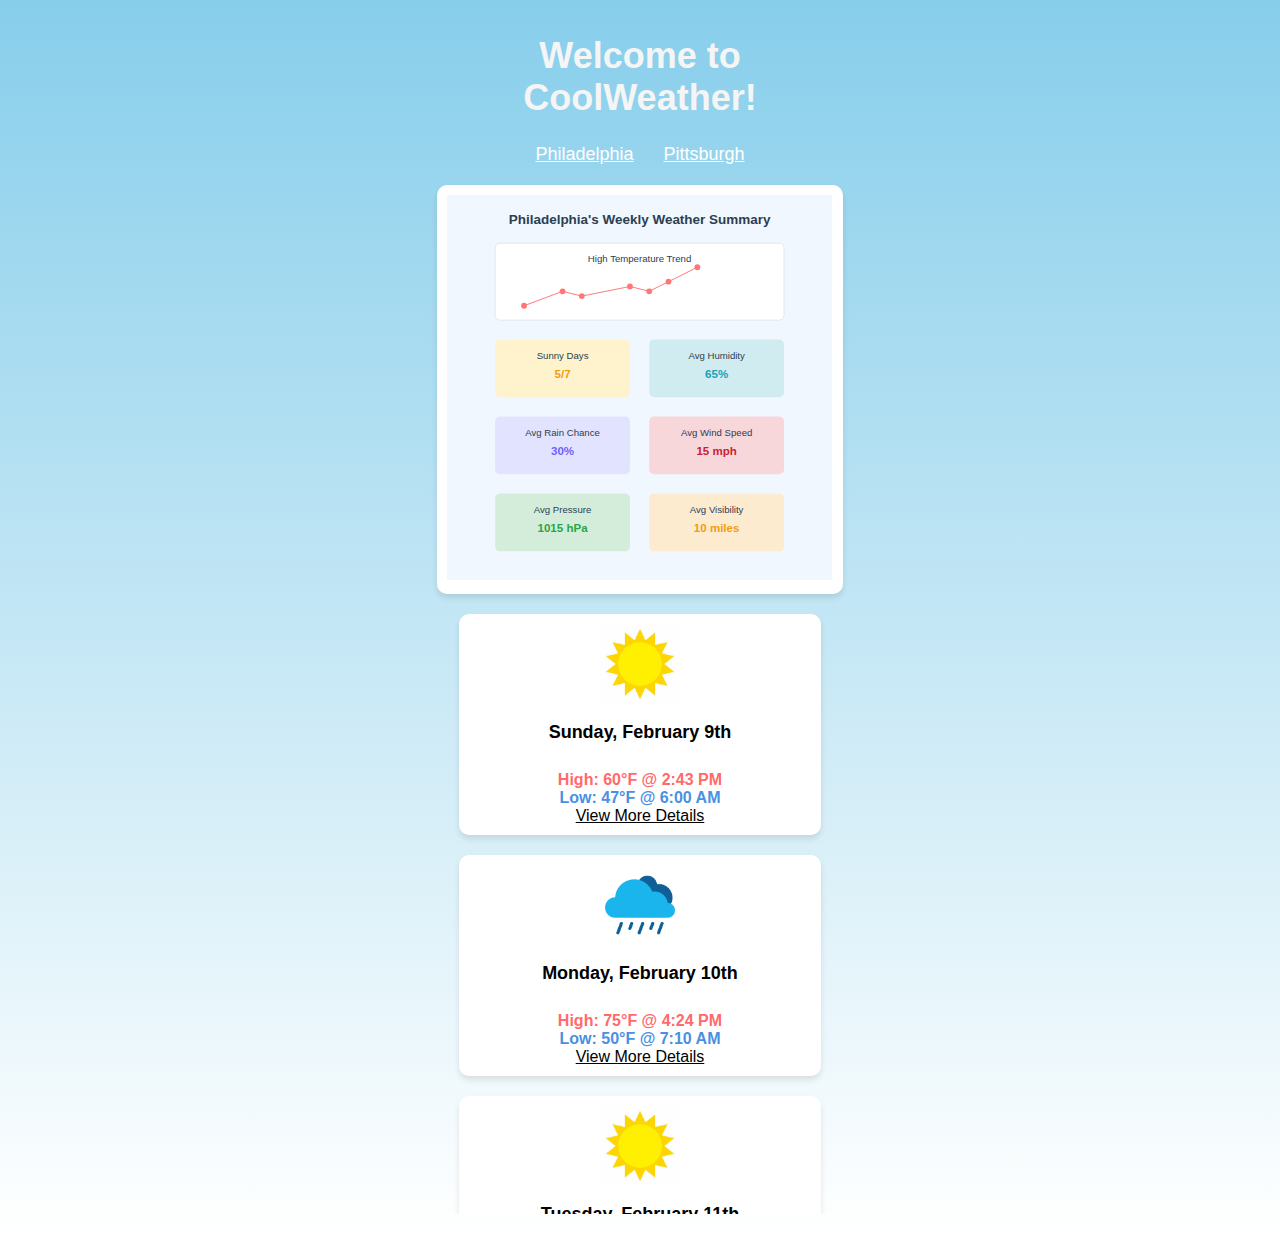
<file: index.html>
<!DOCTYPE html>
<html lang="en">

<head>
    <meta charset="UTF-8">
    <meta name="viewport" content="width=device-width, initial-scale=1.0">
    <title>Welcome to CoolWeather!</title>
    <link rel="stylesheet" href="index.css">
</head>

<body>
    <div class="app-container">
        <div class="header">Welcome to CoolWeather!</div>
        <nav>
            <ul>
                <li><a href="/index.html">Philadelphia</a></li>
                <li><a href="/pittsburgh.html">Pittsburgh</a></li>
            </ul>
        </nav>

        <div class="current-weather-stats">
            <svg viewBox="0 0 400 400" xmlns="http://www.w3.org/2000/svg">
                <rect width="400" height="400" fill="#F0F7FF" />
                <text x="200" y="30" text-anchor="middle" font-family="Arial" font-size="14" fill="#2C3E50" font-weight="bold">Philadelphia's Weekly Weather Summary</text>
        
                <g transform="translate(50, 50)">
                    <rect width="300" height="80" rx="5" fill="white" stroke="#E0E6ED" />
                    <polyline points="30,65 70,50 90,55 140,45 160,50 180,40 210,25" fill="none" stroke="#FF7675" stroke-width="1" />
                    <circle cx="30" cy="65" r="3" fill="#FF7675" />
                    <circle cx="70" cy="50" r="3" fill="#FF7675" />
                    <circle cx="90" cy="55" r="3" fill="#FF7675" />
                    <circle cx="140" cy="45" r="3" fill="#FF7675" />
                    <circle cx="160" cy="50" r="3" fill="#FF7675" />
                    <circle cx="180" cy="40" r="3" fill="#FF7675" />
                    <circle cx="210" cy="25" r="3" fill="#FF7675" />
                    <text x="150" y="20" text-anchor="middle" font-family="Arial" font-size="10" fill="#2C3E50">High Temperature Trend</text>
                </g>
        
                <g transform="translate(50, 150)">
                    <g transform="translate(0, 0)">
                        <rect width="140" height="60" rx="5" fill="#FFF3CD" />
                        <text x="70" y="20" text-anchor="middle" font-family="Arial" font-size="10" fill="#2C3E50">Sunny Days</text>
                        <text x="70" y="40" text-anchor="middle" font-family="Arial" font-size="12" fill="#F39C12" font-weight="bold">5/7</text>
                    </g>
                    <g transform="translate(160, 0)">
                        <rect width="140" height="60" rx="5" fill="#D1ECF1" />
                        <text x="70" y="20" text-anchor="middle" font-family="Arial" font-size="10" fill="#2C3E50">Avg Humidity</text>
                        <text x="70" y="40" text-anchor="middle" font-family="Arial" font-size="12" fill="#17A2B8" font-weight="bold">65%</text>
                    </g>
                    <g transform="translate(0, 80)">
                        <rect width="140" height="60" rx="5" fill="#E2E3FF" />
                        <text x="70" y="20" text-anchor="middle" font-family="Arial" font-size="10" fill="#2C3E50">Avg Rain Chance</text>
                        <text x="70" y="40" text-anchor="middle" font-family="Arial" font-size="12" fill="#6C63FF" font-weight="bold">30%</text>
                    </g>
                    <g transform="translate(160, 80)">
                        <rect width="140" height="60" rx="5" fill="#F8D7DA" />
                        <text x="70" y="20" text-anchor="middle" font-family="Arial" font-size="10" fill="#2C3E50">Avg Wind Speed</text>
                        <text x="70" y="40" text-anchor="middle" font-family="Arial" font-size="12" fill="#C82333" font-weight="bold">15 mph</text>
                    </g>
                    <g transform="translate(0, 160)">
                        <rect width="140" height="60" rx="5" fill="#D4EDDA" />
                        <text x="70" y="20" text-anchor="middle" font-family="Arial" font-size="10" fill="#2C3E50">Avg Pressure</text>
                        <text x="70" y="40" text-anchor="middle" font-family="Arial" font-size="12" fill="#28A745" font-weight="bold">1015 hPa</text>
                    </g>
                    <g transform="translate(160, 160)">
                        <rect width="140" height="60" rx="5" fill="#FDEBD0" />
                        <text x="70" y="20" text-anchor="middle" font-family="Arial" font-size="10" fill="#2C3E50">Avg Visibility</text>
                        <text x="70" y="40" text-anchor="middle" font-family="Arial" font-size="12" fill="#F39C12" font-weight="bold">10 miles</text>
                    </g>
                </g>
            </svg>
        </div>

        <div class="forecast">
            <div class="forecast-card">
                <img src="sun.png" alt="Sunny icon">
                <p>Sunday, February 9th</p>
                <div class="temp-container">
                    <div class="temp-high">High: 60°F @ 2:43 PM</div>
                    <div class="temp-low">Low: 47°F @ 6:00 AM</div>
                    <div class="more">View More Details</div>
                </div>
            </div>
            
            <div class="forecast-card">
                <img src="rain.png" alt="Rainy icon">
                <p>Monday, February 10th</p>
                <div class="temp-container">
                    <div class="temp-high">High: 75°F @ 4:24 PM</div>
                    <div class="temp-low">Low: 50°F @ 7:10 AM</div>
                    <div class="more">View More Details</div>
                </div>
            </div>

            <div class="forecast-card">
                <img src="sun.png" alt="Sunny icon">
                <p>Tuesday, February 11th</p>
                <div class="temp-container">
                    <div class="temp-high">High: 71°F @ 4:21 PM</div>
                    <div class="temp-low">Low: 55°F @ 3:00 AM</div>
                    <div class="more">View More Details</div>
                </div>
            </div>

            <div class="forecast-card">
                <img src="sun.png" alt="Sunny icon">
                <p>Wednesday, February 12th</p>
                <div class="temp-container">
                    <div class="temp-high">High: 78°F @ 11:00 AM</div>
                    <div class="temp-low">Low: 61°F @ 1:00 AM</div>
                    <div class="more">View More Details</div>
                </div>
            </div>

            <div class="forecast-card">
                <img src="sun.png" alt="Sunny icon">
                <p>Thursday, February 13th</p>
                <div class="temp-container">
                    <div class="temp-high">High: 75°F @ 3:33 PM</div>
                    <div class="temp-low">Low: 55°F @ 8:00 AM</div>
                    <div class="more">View More Details</div>
                </div>
            </div>

            <div class="forecast-card">
                <img src="cloudy.png" alt="Sunny icon">
                <p>Friday, February 14th</p>
                <div class="temp-container">
                    <div class="temp-high">High: 80°F @ 6:40 PM</div>
                    <div class="temp-low">Low: 52°F @ 6:00 AM</div>
                    <div class="more">View More Details</div>
                </div>
            </div>

            <div class="forecast-card">
                <img src="rain.png" alt="Sunny icon">
                <p>Saturday, February 15th</p>
                <div class="temp-container">
                    <div class="temp-high">High: 90°F @ 1:20 PM</div>
                    <div class="temp-low">Low: 65°F @ 5:55 AM</div>
                    <div class="more">View More Details</div>
                </div>
            </div>

        </div>
    </div>
</body>

</html>
</file>
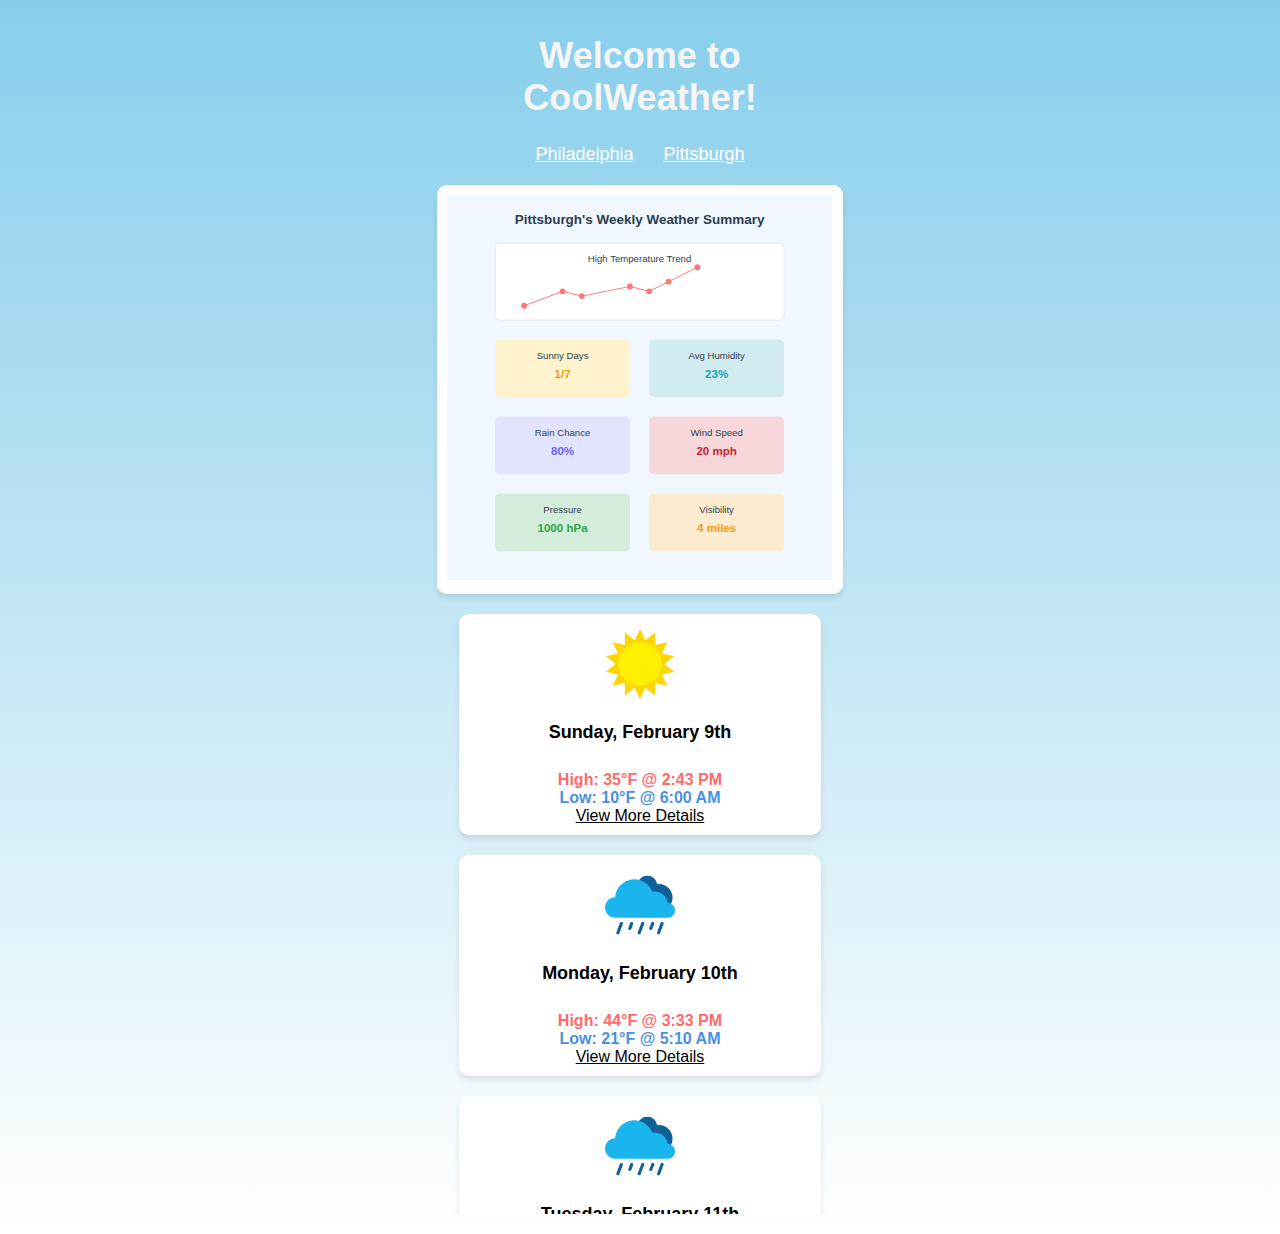
<file: pittsburgh.html>
<!DOCTYPE html>
<html lang="en">

<head>
    <meta charset="UTF-8">
    <meta name="viewport" content="width=device-width, initial-scale=1.0">
    <title>Welcome to CoolWeather!</title>
    <link rel="stylesheet" href="index.css">
</head>

<body>
    <div class="app-container">
        <div class="header">Welcome to CoolWeather!</div>
        <nav>
            <ul>
                <li><a href="/index.html">Philadelphia</a></li>
                <li><a href="/pittsburgh.html">Pittsburgh</a></li>
            </ul>
        </nav>

        <div class="current-weather-stats">
            <svg viewBox="0 0 400 400" xmlns="http://www.w3.org/2000/svg">
                <rect width="400" height="400" fill="#F0F7FF" />
                <text x="200" y="30" text-anchor="middle" font-family="Arial" font-size="14" fill="#2C3E50" font-weight="bold">Pittsburgh's Weekly Weather Summary</text>
        
                <g transform="translate(50, 50)">
                    <rect width="300" height="80" rx="5" fill="white" stroke="#E0E6ED" />
                    <polyline points="30,65 70,50 90,55 140,45 160,50 180,40 210,25" fill="none" stroke="#FF7675" stroke-width="1" />
                    <circle cx="30" cy="65" r="3" fill="#FF7675" />
                    <circle cx="70" cy="50" r="3" fill="#FF7675" />
                    <circle cx="90" cy="55" r="3" fill="#FF7675" />
                    <circle cx="140" cy="45" r="3" fill="#FF7675" />
                    <circle cx="160" cy="50" r="3" fill="#FF7675" />
                    <circle cx="180" cy="40" r="3" fill="#FF7675" />
                    <circle cx="210" cy="25" r="3" fill="#FF7675" />
                    <text x="150" y="20" text-anchor="middle" font-family="Arial" font-size="10" fill="#2C3E50">High Temperature Trend</text>
                </g>
        
                <g transform="translate(50, 150)">
                    <g transform="translate(0, 0)">
                        <rect width="140" height="60" rx="5" fill="#FFF3CD" />
                        <text x="70" y="20" text-anchor="middle" font-family="Arial" font-size="10" fill="#2C3E50">Sunny Days</text>
                        <text x="70" y="40" text-anchor="middle" font-family="Arial" font-size="12" fill="#F39C12" font-weight="bold">1/7</text>
                    </g>
                    <g transform="translate(160, 0)">
                        <rect width="140" height="60" rx="5" fill="#D1ECF1" />
                        <text x="70" y="20" text-anchor="middle" font-family="Arial" font-size="10" fill="#2C3E50">Avg Humidity</text>
                        <text x="70" y="40" text-anchor="middle" font-family="Arial" font-size="12" fill="#17A2B8" font-weight="bold">23%</text>
                    </g>
                    <g transform="translate(0, 80)">
                        <rect width="140" height="60" rx="5" fill="#E2E3FF" />
                        <text x="70" y="20" text-anchor="middle" font-family="Arial" font-size="10" fill="#2C3E50">Rain Chance</text>
                        <text x="70" y="40" text-anchor="middle" font-family="Arial" font-size="12" fill="#6C63FF" font-weight="bold">80%</text>
                    </g>
                    <g transform="translate(160, 80)">
                        <rect width="140" height="60" rx="5" fill="#F8D7DA" />
                        <text x="70" y="20" text-anchor="middle" font-family="Arial" font-size="10" fill="#2C3E50">Wind Speed</text>
                        <text x="70" y="40" text-anchor="middle" font-family="Arial" font-size="12" fill="#C82333" font-weight="bold">20 mph</text>
                    </g>
                    <g transform="translate(0, 160)">
                        <rect width="140" height="60" rx="5" fill="#D4EDDA" />
                        <text x="70" y="20" text-anchor="middle" font-family="Arial" font-size="10" fill="#2C3E50">Pressure</text>
                        <text x="70" y="40" text-anchor="middle" font-family="Arial" font-size="12" fill="#28A745" font-weight="bold">1000 hPa</text>
                    </g>
                    <g transform="translate(160, 160)">
                        <rect width="140" height="60" rx="5" fill="#FDEBD0" />
                        <text x="70" y="20" text-anchor="middle" font-family="Arial" font-size="10" fill="#2C3E50">Visibility</text>
                        <text x="70" y="40" text-anchor="middle" font-family="Arial" font-size="12" fill="#F39C12" font-weight="bold">4 miles</text>
                    </g>
                </g>
            </svg>
        </div>

        <div class="forecast">
            <div class="forecast-card">
                <img src="sun.png" alt="Sunny icon">
                <p>Sunday, February 9th</p>
                <div class="temp-container">
                    <div class="temp-high">High: 35°F @ 2:43 PM</div>
                    <div class="temp-low">Low: 10°F @ 6:00 AM</div>
                    <div class="more">View More Details</div>
                </div>
            </div>
            
            <div class="forecast-card">
                <img src="rain.png" alt="Rainy icon">
                <p>Monday, February 10th</p>
                <div class="temp-container">
                    <div class="temp-high">High: 44°F @ 3:33 PM</div>
                    <div class="temp-low">Low: 21°F @ 5:10 AM</div>
                    <div class="more">View More Details</div>
                </div>
            </div>

            <div class="forecast-card">
                <img src="rain.png" alt="Sunny icon">
                <p>Tuesday, February 11th</p>
                <div class="temp-container">
                    <div class="temp-high">High: 31°F @ 5:01 PM</div>
                    <div class="temp-low">Low: 26°F @ 2:02 AM</div>
                    <div class="more">View More Details</div>
                </div>
            </div>

            <div class="forecast-card">
                <img src="rain.png" alt="Sunny icon">
                <p>Wednesday, February 12th</p>
                <div class="temp-container">
                    <div class="temp-high">High: 49°F @ 6:03 PM</div>
                    <div class="temp-low">Low: 25°F @ 4:44 AM</div>
                    <div class="more">View More Details</div>
                </div>
            </div>

            <div class="forecast-card">
                <img src="rain.png" alt="Sunny icon">
                <p>Thursday, February 13th</p>
                <div class="temp-container">
                    <div class="temp-high">High: 47°F @ 11:00 AM</div>
                    <div class="temp-low">Low: 23°F @ 6:00 AM</div>
                    <div class="more">View More Details</div>
                </div>
            </div>

            <div class="forecast-card">
                <img src="rain.png" alt="Sunny icon">
                <p>Friday, February 14th</p>
                <div class="temp-container">
                    <div class="temp-high">High: 50°F @ 7:01 PM</div>
                    <div class="temp-low">Low: 30°F @ 3:00 AM</div>
                    <div class="more">View More Details</div>
                </div>
            </div>

            <div class="forecast-card">
                <img src="cloudy.png" alt="Sunny icon">
                <p>Saturday, February 15th</p>
                <div class="temp-container">
                    <div class="temp-high">High: 57°F @ 4:13 PM</div>
                    <div class="temp-low">Low: 35°F @ 2:00 AM</div>
                    <div class="more">View More Details</div>
                </div>
            </div>

        </div>
    </div>
</body>

</html>
</file>
<file: index.css>
body {
    font-family: Arial, sans-serif;
    margin: 0;
    padding: 0;
    background: linear-gradient(to bottom, #87CEEB, #FFFFFF);
}

.app-container {
    display: flex;
    flex-direction: column;
    align-items: center;
    padding: 20px;
    max-width: 428px;
    margin: auto;
}

nav {
    padding: 10px;
    top: 0;
    left: 0;
    width: 100%;
}

nav ul {
    list-style-type: none;
    margin: 0;
    padding: 0;
    display: flex;
    justify-content: center;
    text-decoration: underline;
    text-decoration-color: white;
  
}

nav ul li {
    margin: 0 15px;
}

nav ul li a {
    text-decoration: none;
    color: white;
    font-size: 18px;
}

.header {
    color: whitesmoke;
    width: 100%;
    padding: 15px;
    text-align: center;
    font-size: 36px;
    font-weight: bold;
}

.current-weather-stats {
    background: white;
    box-shadow: 0 4px 6px rgba(0, 0, 0, 0.1);
    padding: 10px;
    border-radius: 10px;
    text-align: center;
    margin-top: 10px;
    width: 90%;
}

.current-weather-stats svg {
    width: 100%;
    height: auto;
}

.forecast {
    margin-top: 20px;
    width: 100%;
    display: flex;
    flex-direction: column;
    align-items: center;
    overflow-y: auto;
    max-height: 600px;
}

.forecast .more {
    text-decoration: underline;
}

.forecast-card {
    background: white;
    padding: 10px;
    border-radius: 10px;
    box-shadow: 0 4px 6px rgba(0, 0, 0, 0.1);
    margin-bottom: 20px;
    width: 80%;
    height: 80%;
    display: flex;
    flex-direction: column;
    align-items: center;
    justify-content: center;
    text-align: center;
}

.forecast-card img {
    width: 80px;
    height: 80px;
}

.forecast-card p {
    font-size: 18px;
    font-weight: bold;
}

.temp-container {
    margin-top: 10px;
}

.temp-high, .temp-low {
    font-size: 16px;
    font-weight: bold;
}

.temp-high {
    color: #FF6B6B;
}

.temp-low {
    color: #4A90E2;
}

@media screen and (max-width: 428px) {
    .header {
        font-size: 28px;
    }
    .forecast-card {
        width: 90%;
    }
}
</file>
